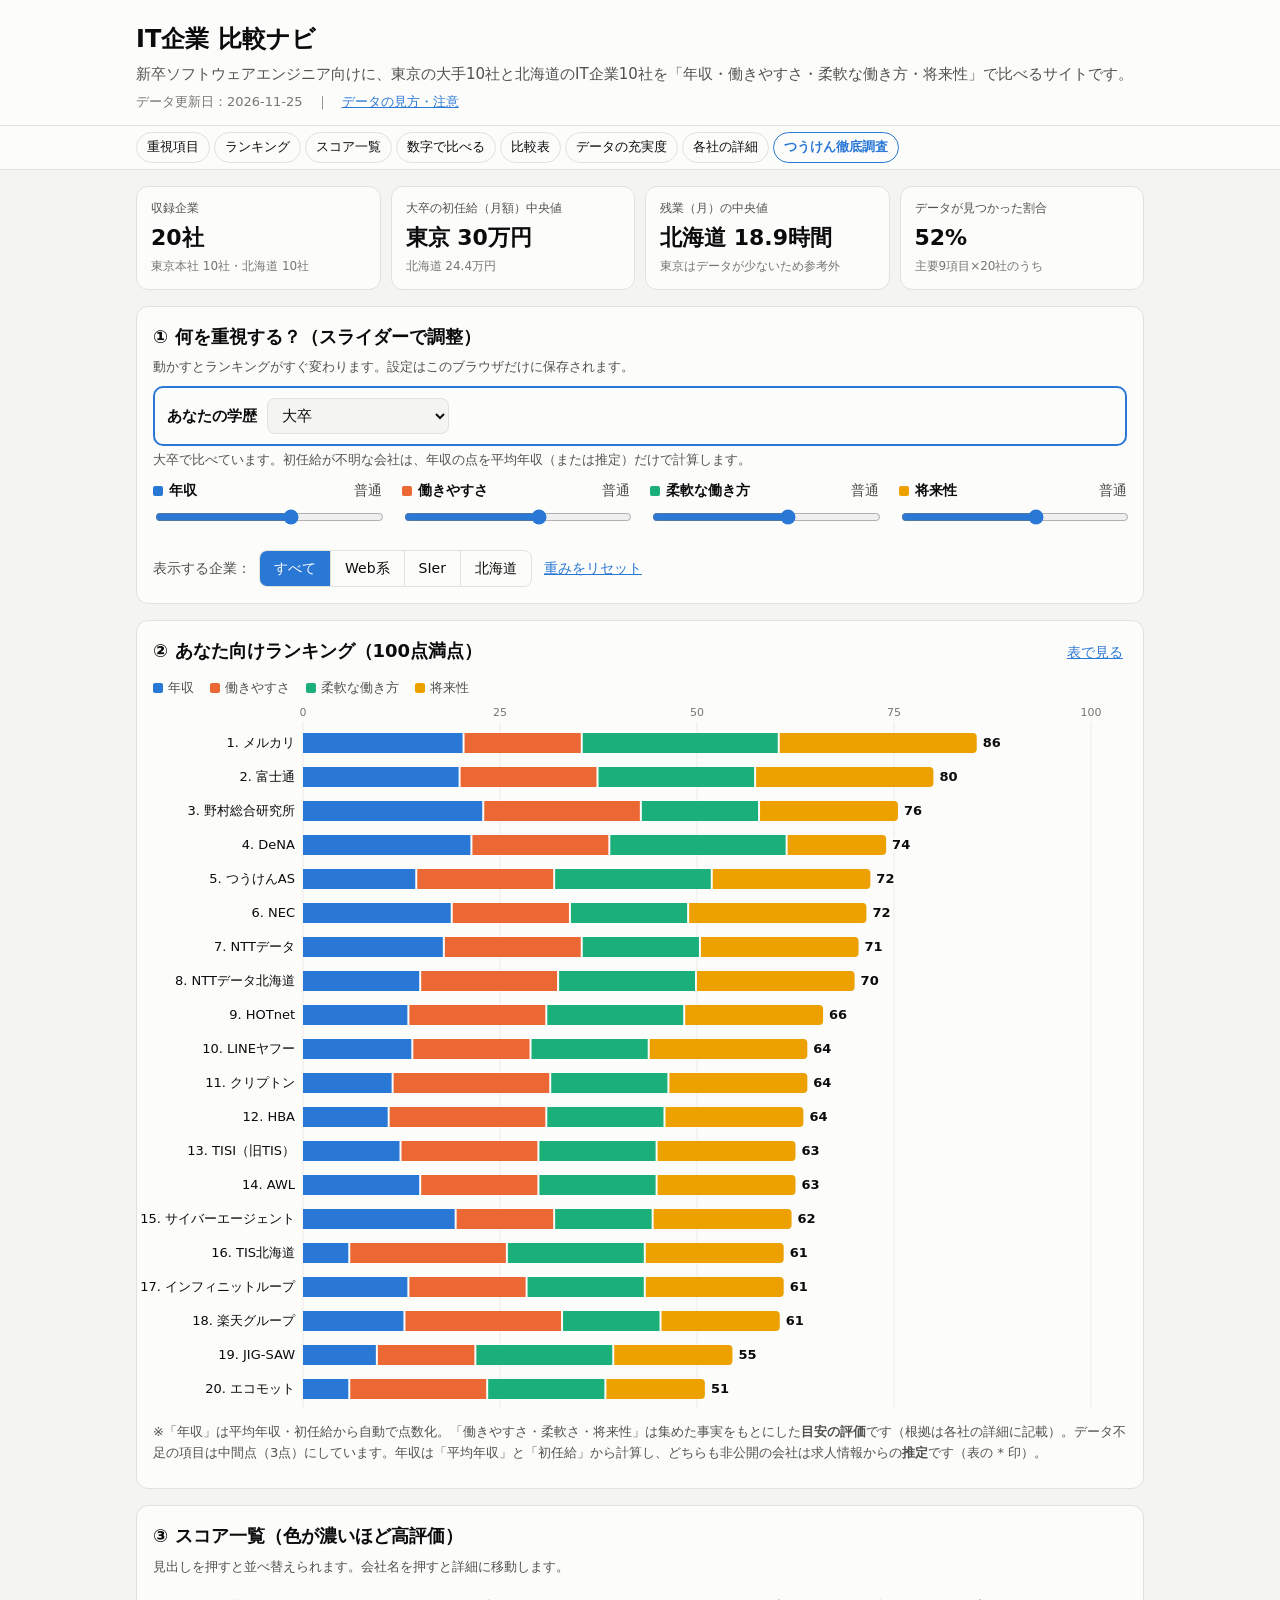
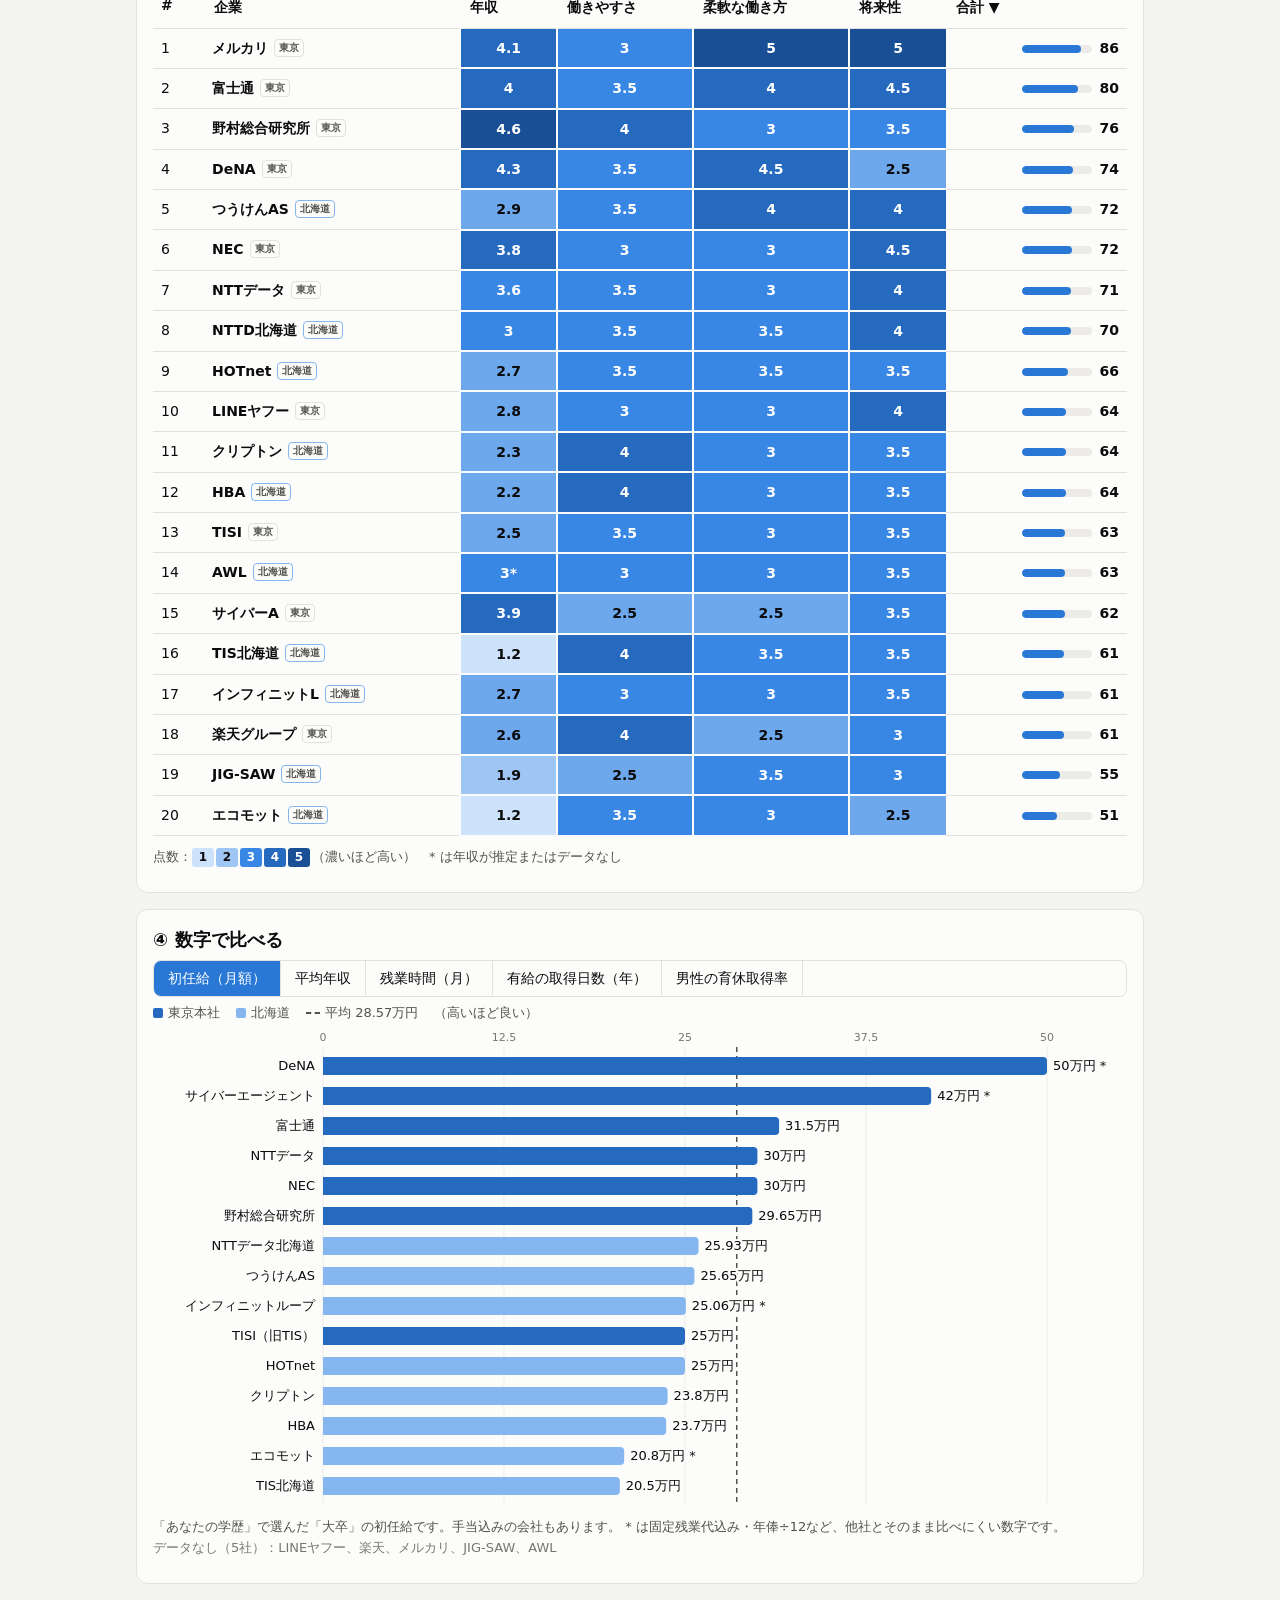
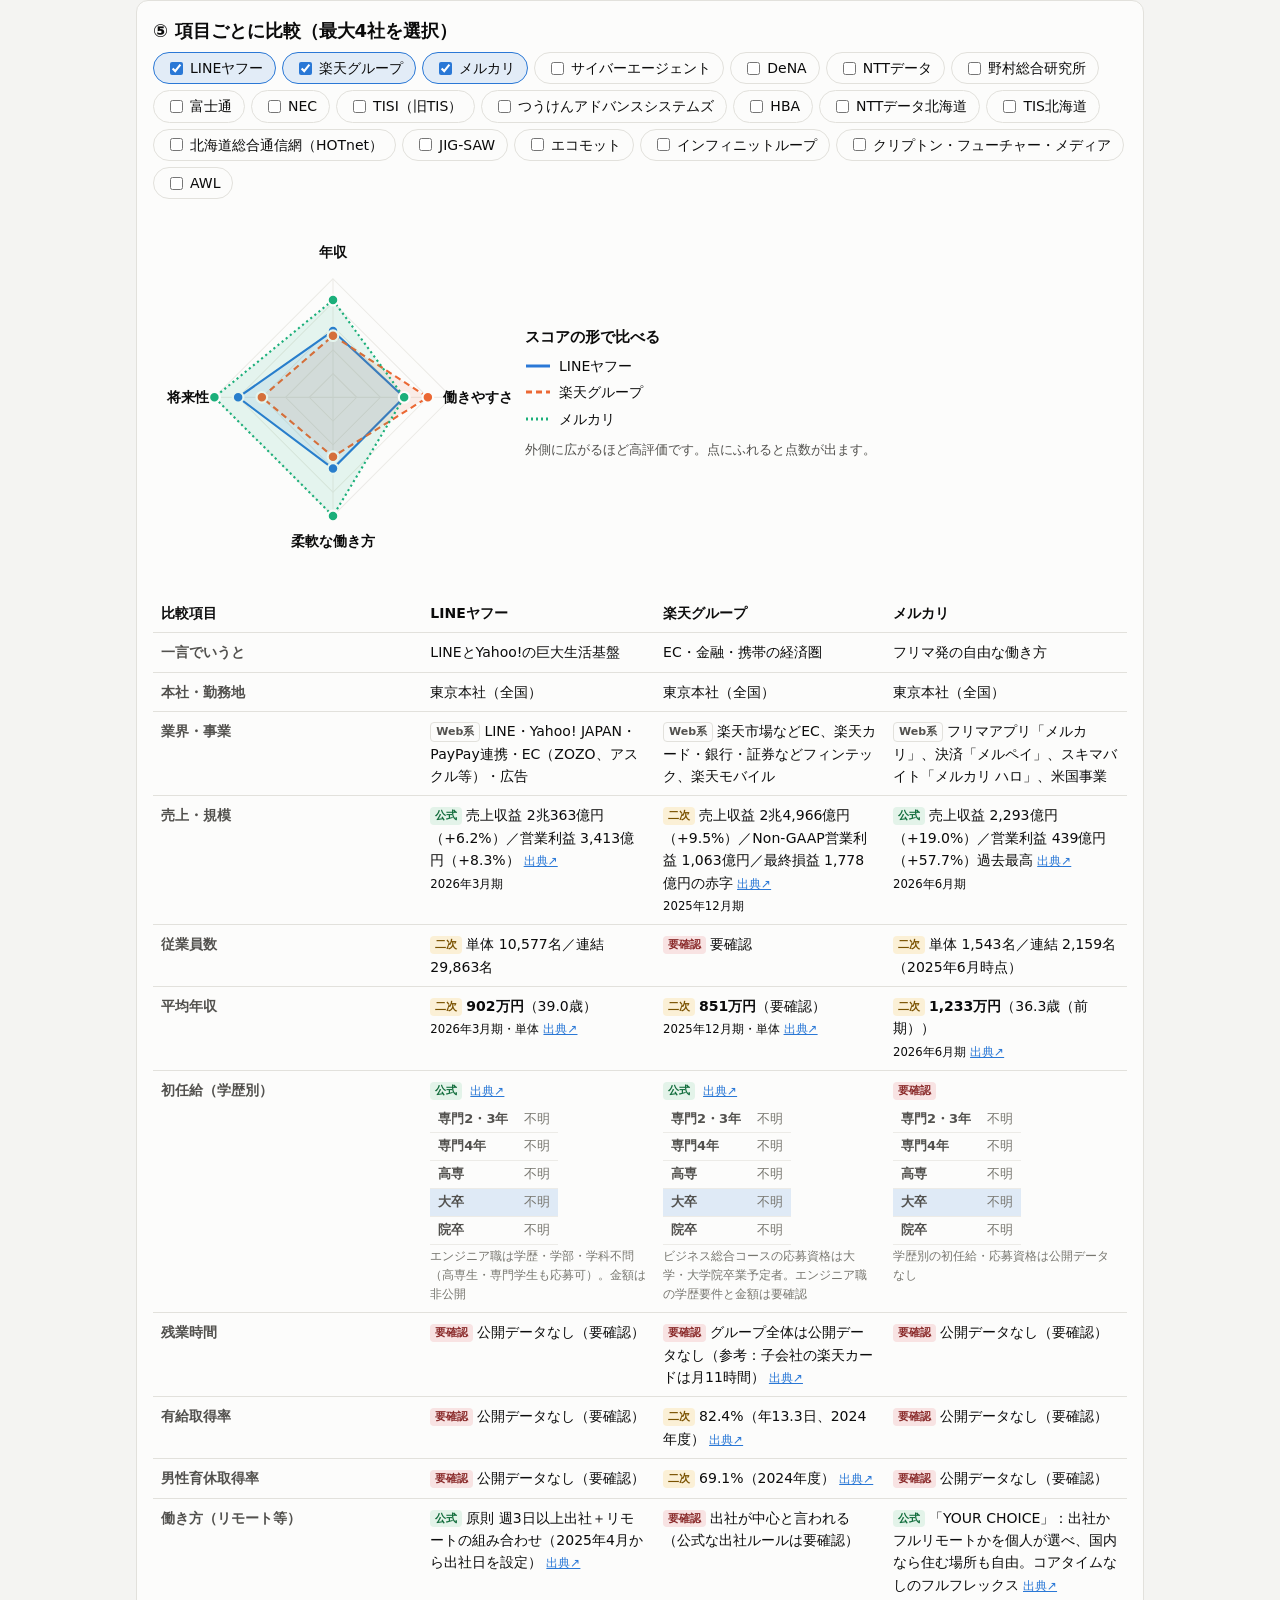
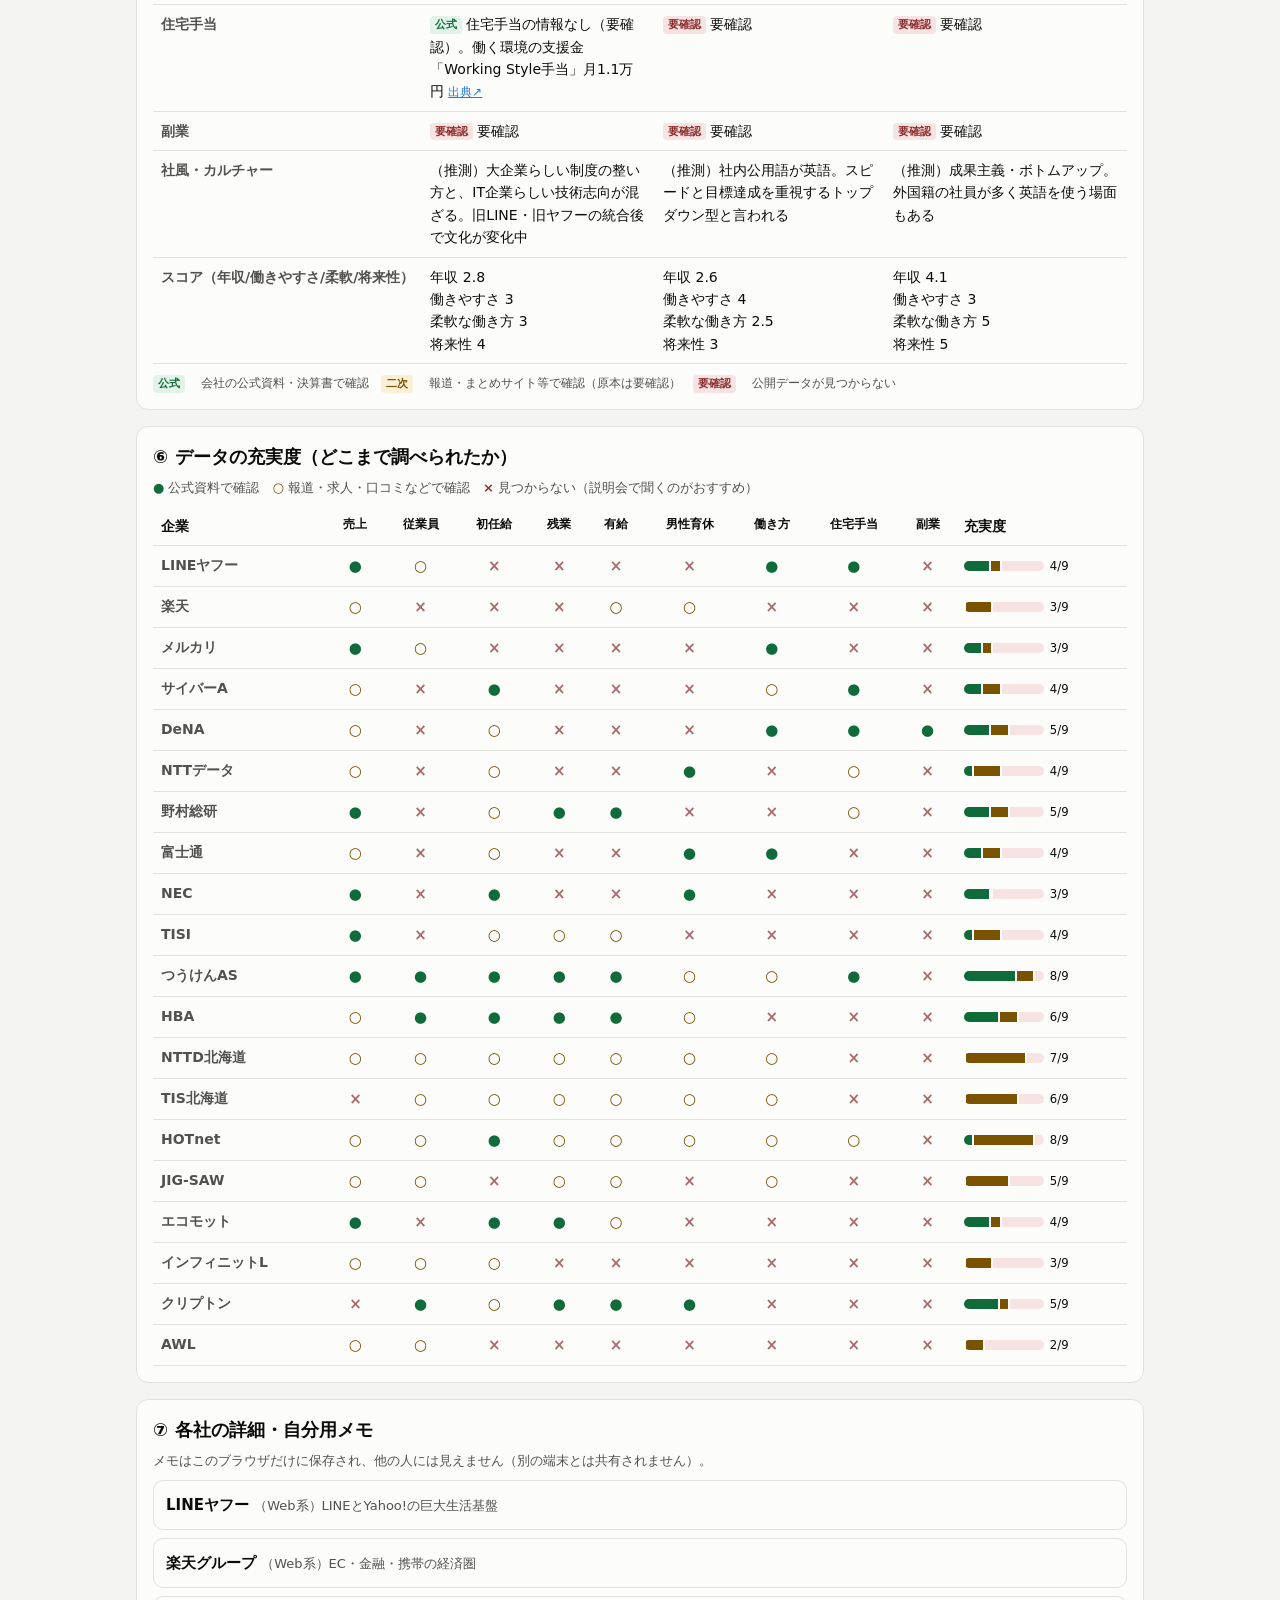
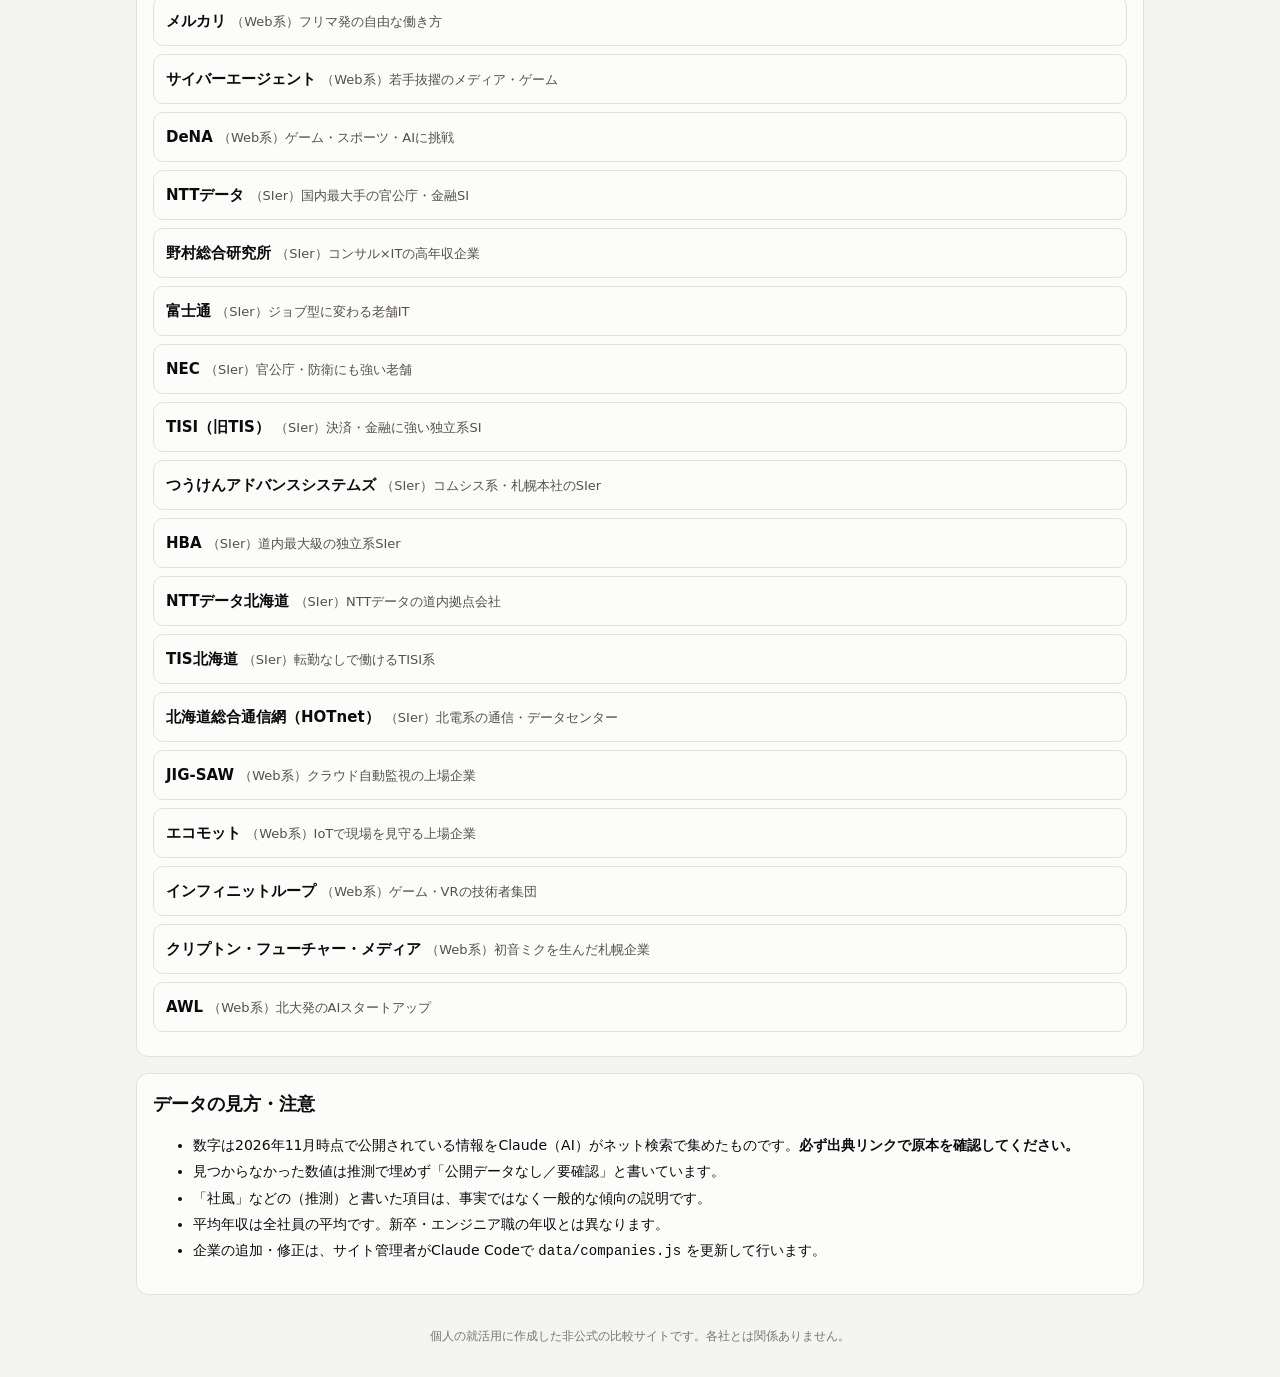
<file: index.html>
<!DOCTYPE html>
<html lang="ja">
<head>
<meta charset="UTF-8">
<meta name="viewport" content="width=device-width, initial-scale=1">
<meta name="robots" content="noindex, nofollow">
<title>IT企業 比較ナビ（新卒エンジニア向け・北海道対応）</title>
<link rel="stylesheet" href="style.css">
</head>
<body>
<div class="viz-root">
<header class="site-header">
  <div class="wrap">
    <h1>IT企業 比較ナビ</h1>
    <p class="lead">新卒ソフトウェアエンジニア向けに、東京の大手10社と北海道のIT企業10社を「年収・働きやすさ・柔軟な働き方・将来性」で比べるサイトです。</p>
    <p class="meta">データ更新日：<span id="updated"></span>　｜　<a href="#about">データの見方・注意</a></p>
  </div>
</header>

<nav class="jump" aria-label="ページ内の移動"><div class="wrap">
  <a href="#h-weights">重視項目</a><a href="#h-rank">ランキング</a><a href="#h-heat">スコア一覧</a><a href="#h-metric">数字で比べる</a><a href="#h-compare">比較表</a><a href="#h-coverage">データの充実度</a><a href="#h-detail">各社の詳細</a><a href="tads.html" class="jump-hl">つうけん徹底調査</a>
</div></nav>
<main class="wrap">
  <section class="kpis" id="kpis" aria-label="全体の数字"></section>
  <!-- 重視項目 -->
  <section class="panel" aria-labelledby="h-weights">
    <h2 id="h-weights">① 何を重視する？（スライダーで調整）</h2>
    <p class="hint">動かすとランキングがすぐ変わります。設定はこのブラウザだけに保存されます。</p>
    <div class="edu-row">
      <label for="eduSelect" class="edu-label">あなたの学歴</label>
      <select id="eduSelect"></select>
    </div>
    <p class="hint" id="eduNote"></p>
    <div class="controls">
      <div id="weights" class="weights"></div>
      <div class="filter-row">
        <span class="filter-label">表示する企業：</span>
        <div class="seg" role="group" aria-label="業界で絞り込み" id="typeFilter">
          <button data-type="all" aria-pressed="true">すべて</button>
          <button data-type="Web系" aria-pressed="false">Web系</button>
          <button data-type="SIer" aria-pressed="false">SIer</button>
          <button data-type="北海道" aria-pressed="false">北海道</button>
        </div>
        <button id="resetWeights" class="link-btn">重みをリセット</button>
      </div>
    </div>
  </section>

  <!-- ランキング -->
  <section class="panel" aria-labelledby="h-rank">
    <div class="panel-head">
      <h2 id="h-rank">② あなた向けランキング（100点満点）</h2>
      <button class="link-btn" id="toggleRankTable" aria-expanded="false">表で見る</button>
    </div>
    <div class="legend" id="rankLegend"></div>
    <div id="rankChart" class="chart"></div>
    <div id="rankTable" class="table-scroll" hidden></div>
    <p class="note">※「年収」は平均年収・初任給から自動で点数化。「働きやすさ・柔軟さ・将来性」は集めた事実をもとにした<strong>目安の評価</strong>です（根拠は各社の詳細に記載）。データ不足の項目は中間点（3点）にしています。年収は「平均年収」と「初任給」から計算し、どちらも非公開の会社は求人情報からの<strong>推定</strong>です（表の * 印）。</p>
  </section>

  <!-- スコア一覧 -->
  <section class="panel" aria-labelledby="h-heat">
    <h2 id="h-heat">③ スコア一覧（色が濃いほど高評価）</h2>
    <p class="hint">見出しを押すと並べ替えられます。会社名を押すと詳細に移動します。</p>
    <div id="heatTable" class="table-scroll"></div>
    <p class="note" id="heatLegend"></p>
  </section>

  <!-- 指標グラフ -->
  <section class="panel" aria-labelledby="h-metric">
    <h2 id="h-metric">④ 数字で比べる</h2>
    <div class="seg seg-wrap" role="group" aria-label="比べる数字" id="metricTabs"></div>
    <div class="legend" id="metricMeta"></div>
    <div id="metricChart" class="chart"></div>
    <p class="note" id="metricNote"></p>
  </section>

  <!-- 比較表 -->
  <section class="panel" aria-labelledby="h-compare">
    <h2 id="h-compare">⑤ 項目ごとに比較（最大4社を選択）</h2>
    <div id="picker" class="picker"></div>
    <div class="radar-wrap">
      <div id="radar" class="chart radar"></div>
      <div><h3 class="sub-h">スコアの形で比べる</h3><div class="legend legend-col" id="radarLegend"></div>
      <p class="note">外側に広がるほど高評価です。点にふれると点数が出ます。</p></div>
    </div>
    <div id="compareTable" class="table-scroll"></div>
    <div class="badges-legend">
      <span class="badge official">公式</span>会社の公式資料・決算書で確認
      <span class="badge secondary">二次</span>報道・まとめサイト等で確認（原本は要確認）
      <span class="badge unknown">要確認</span>公開データが見つからない
    </div>
  </section>

  <!-- データの充実度 -->
  <section class="panel" aria-labelledby="h-coverage">
    <h2 id="h-coverage">⑥ データの充実度（どこまで調べられたか）</h2>
    <p class="hint"><span class="cov-k official">●</span> 公式資料で確認　<span class="cov-k secondary">○</span> 報道・求人・口コミなどで確認　<span class="cov-k unknown">×</span> 見つからない（説明会で聞くのがおすすめ）</p>
    <div id="coverage" class="table-scroll"></div>
  </section>

  <!-- 各社詳細 -->
  <section class="panel" aria-labelledby="h-detail">
    <h2 id="h-detail">⑦ 各社の詳細・自分用メモ</h2>
    <p class="hint">メモはこのブラウザだけに保存され、他の人には見えません（別の端末とは共有されません）。</p>
    <div id="details"></div>
  </section>

  <section class="panel" id="about" aria-labelledby="h-about">
    <h2 id="h-about">データの見方・注意</h2>
    <ul class="about-list">
      <li>数字は2026年11月時点で公開されている情報をClaude（AI）がネット検索で集めたものです。<strong>必ず出典リンクで原本を確認してください。</strong></li>
      <li>見つからなかった数値は推測で埋めず「公開データなし／要確認」と書いています。</li>
      <li>「社風」などの（推測）と書いた項目は、事実ではなく一般的な傾向の説明です。</li>
      <li>平均年収は全社員の平均です。新卒・エンジニア職の年収とは異なります。</li>
      <li>企業の追加・修正は、サイト管理者がClaude Codeで <code>data/companies.js</code> を更新して行います。</li>
    </ul>
  </section>
</main>

<footer class="site-footer"><div class="wrap">個人の就活用に作成した非公式の比較サイトです。各社とは関係ありません。</div></footer>
<div id="tooltip" class="tooltip" role="tooltip" hidden></div>
</div>
<script src="data/companies.js"></script>
<script src="app.js"></script>
<script src="extras.js"></script>
</body>
</html>
</file>
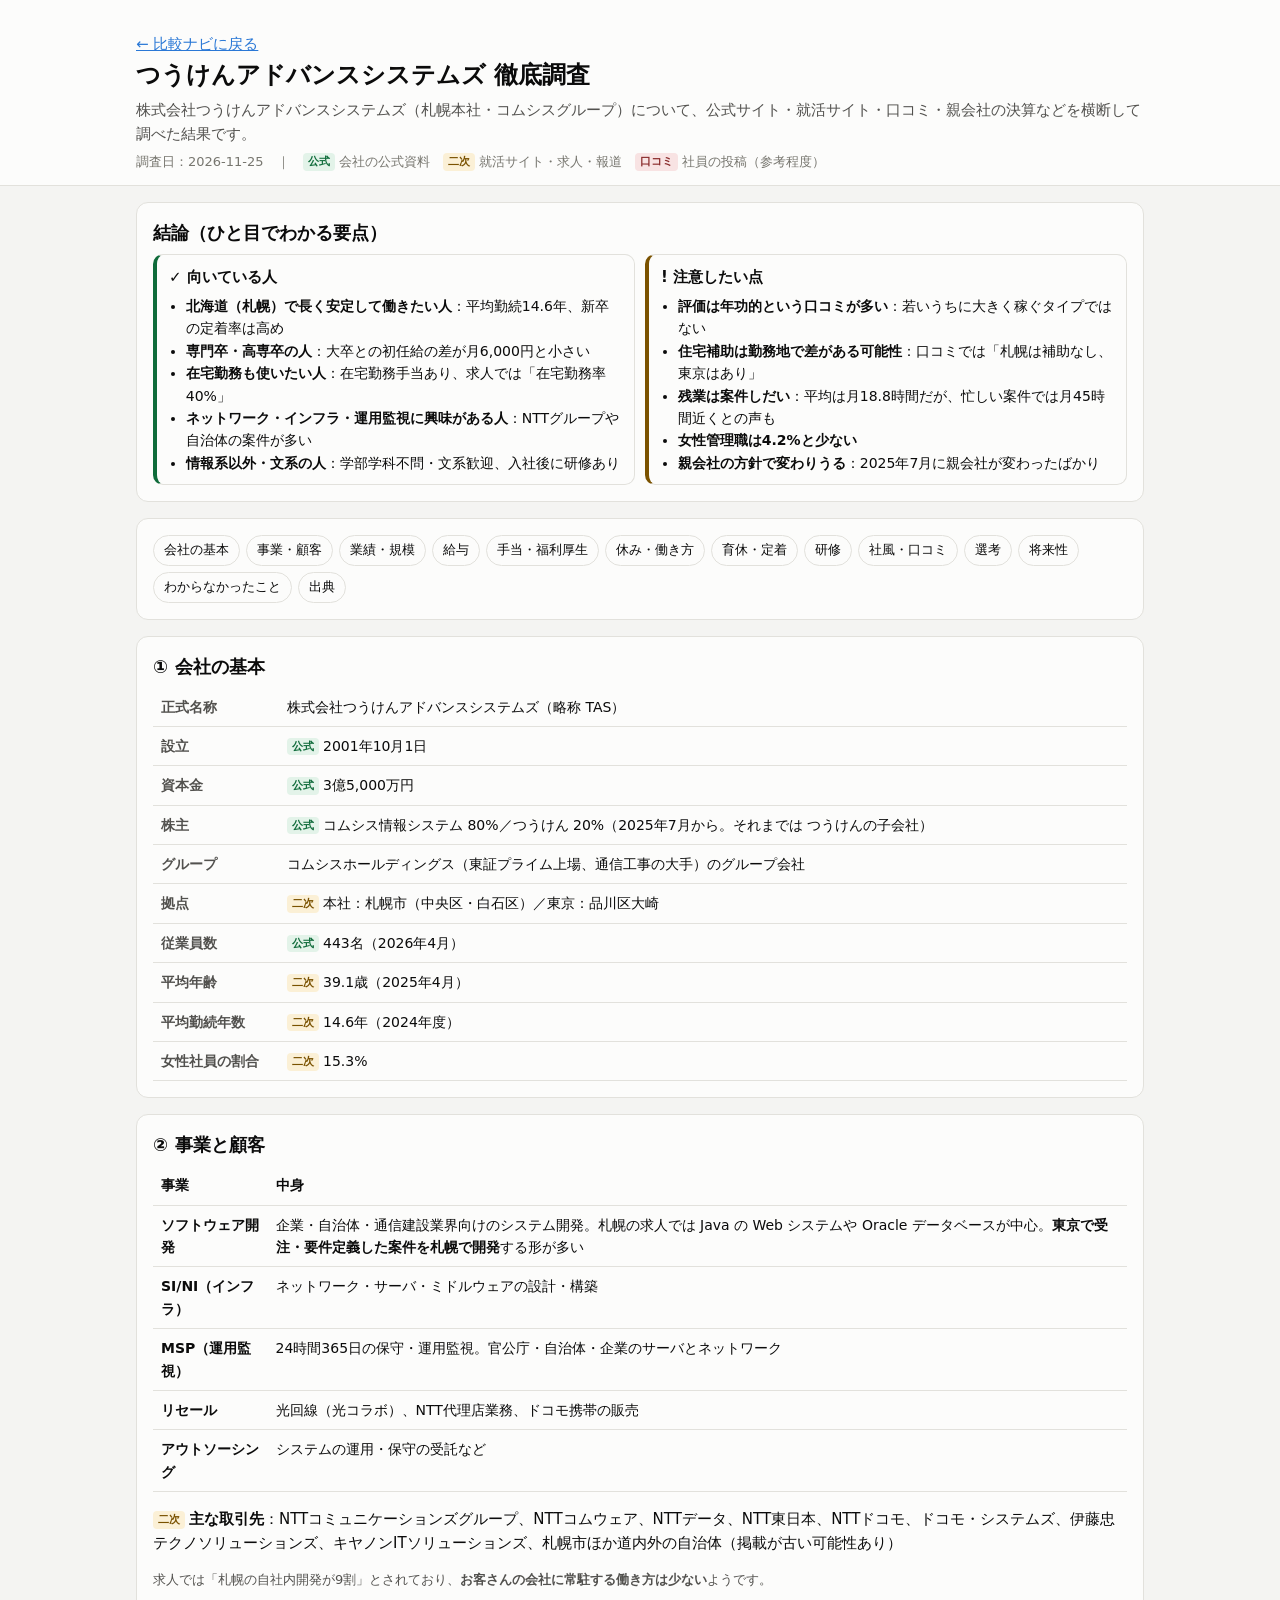
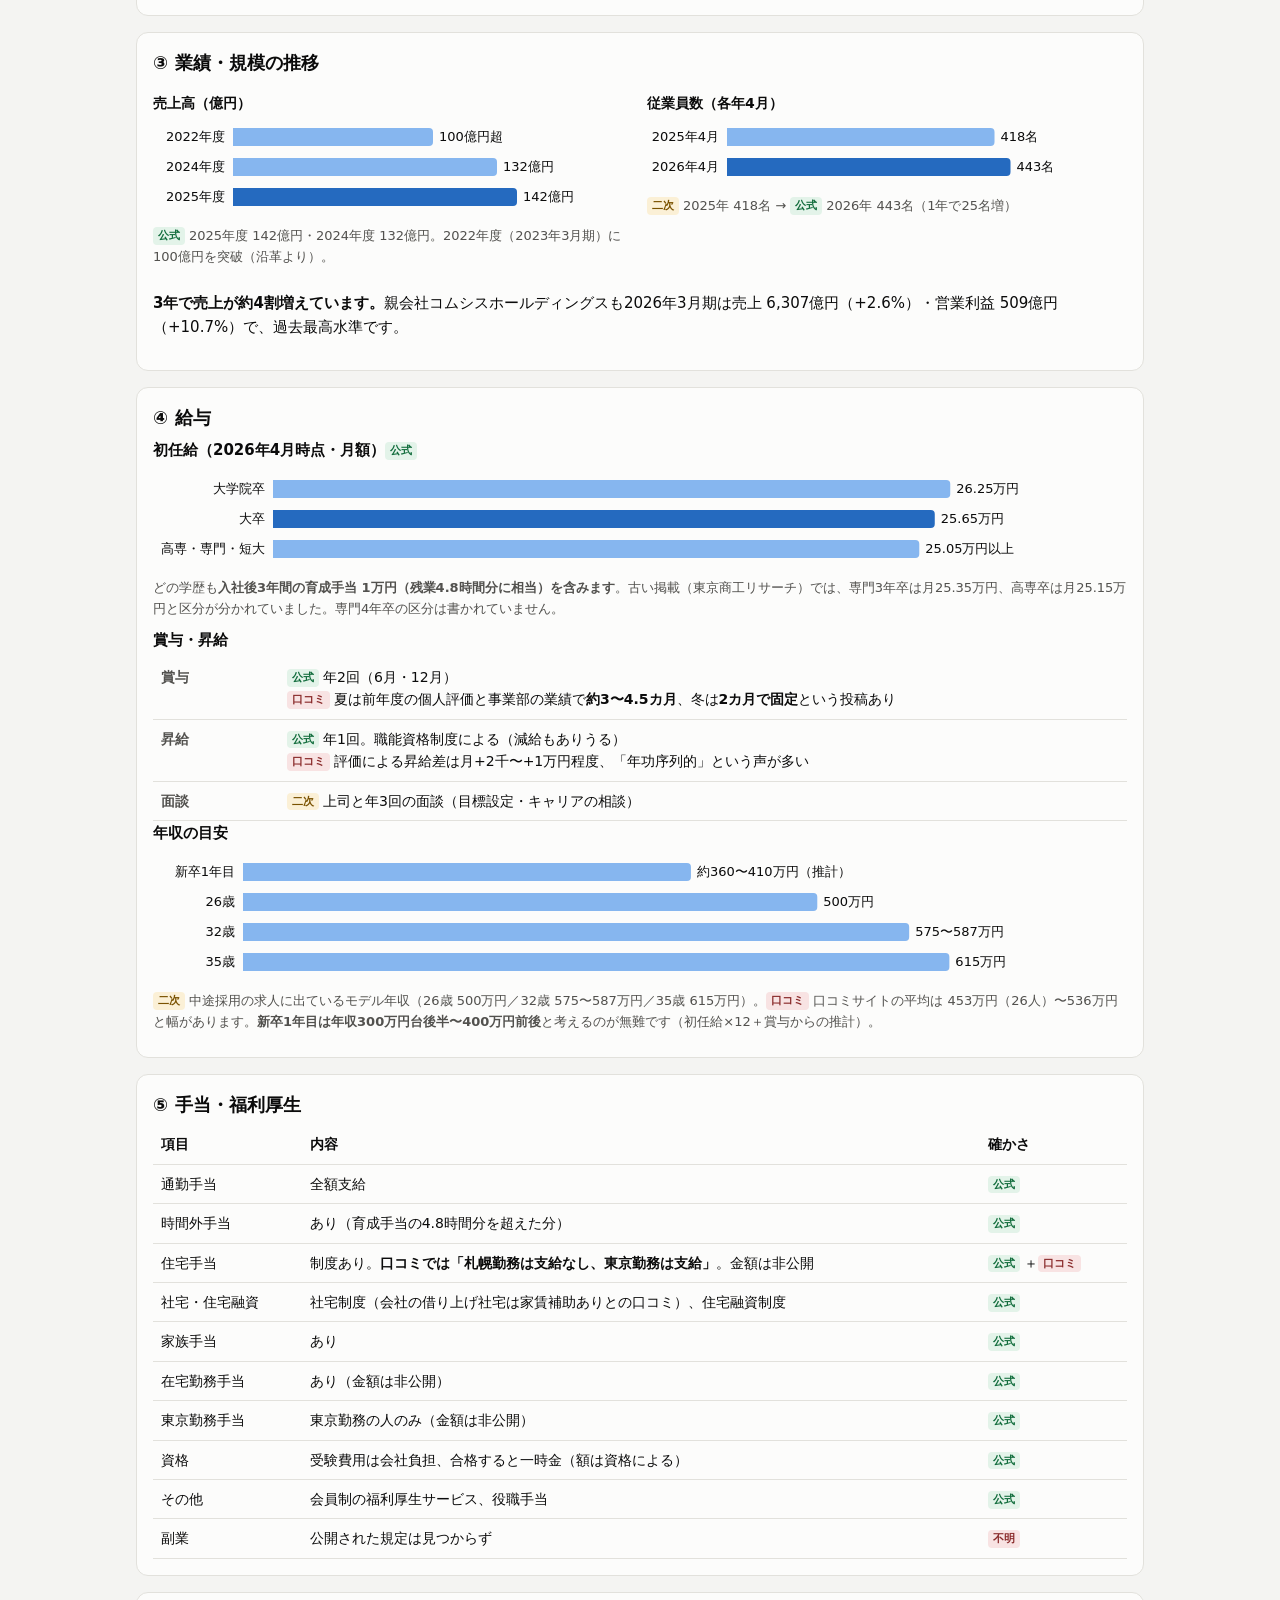
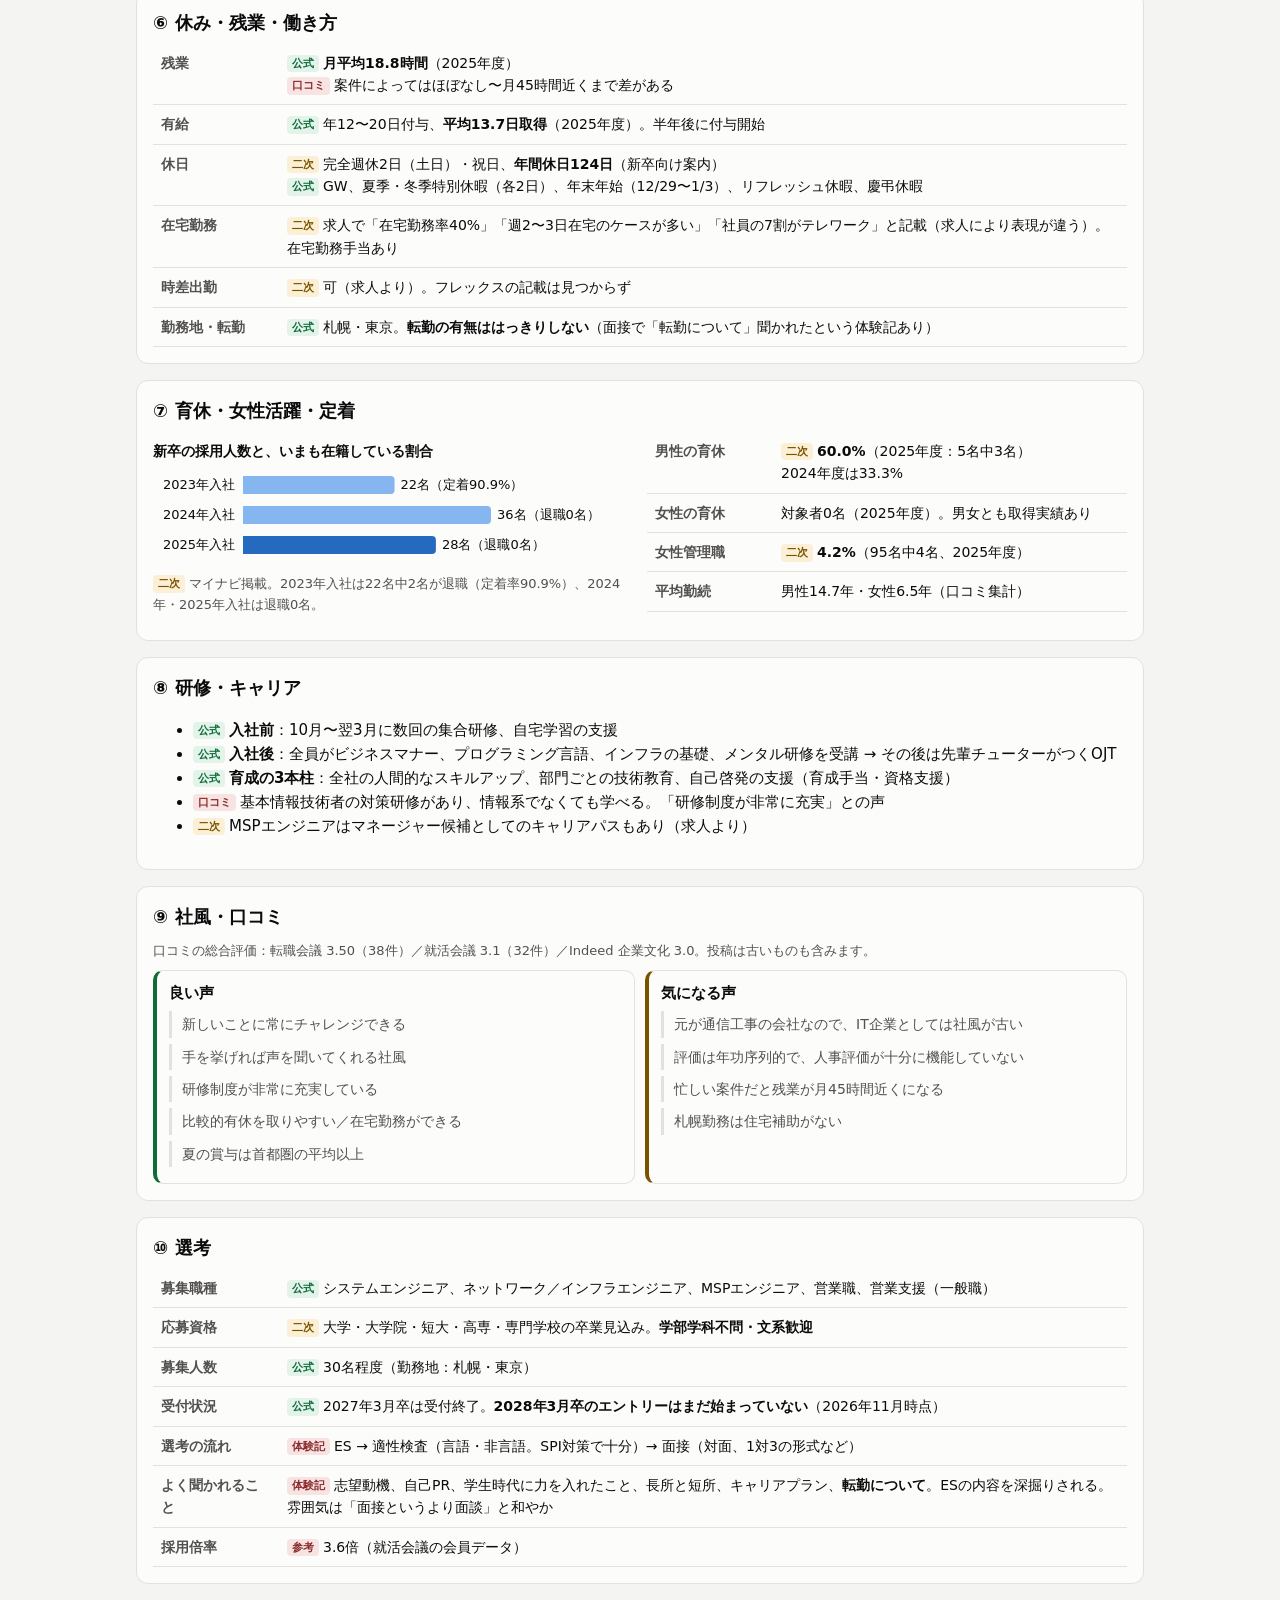
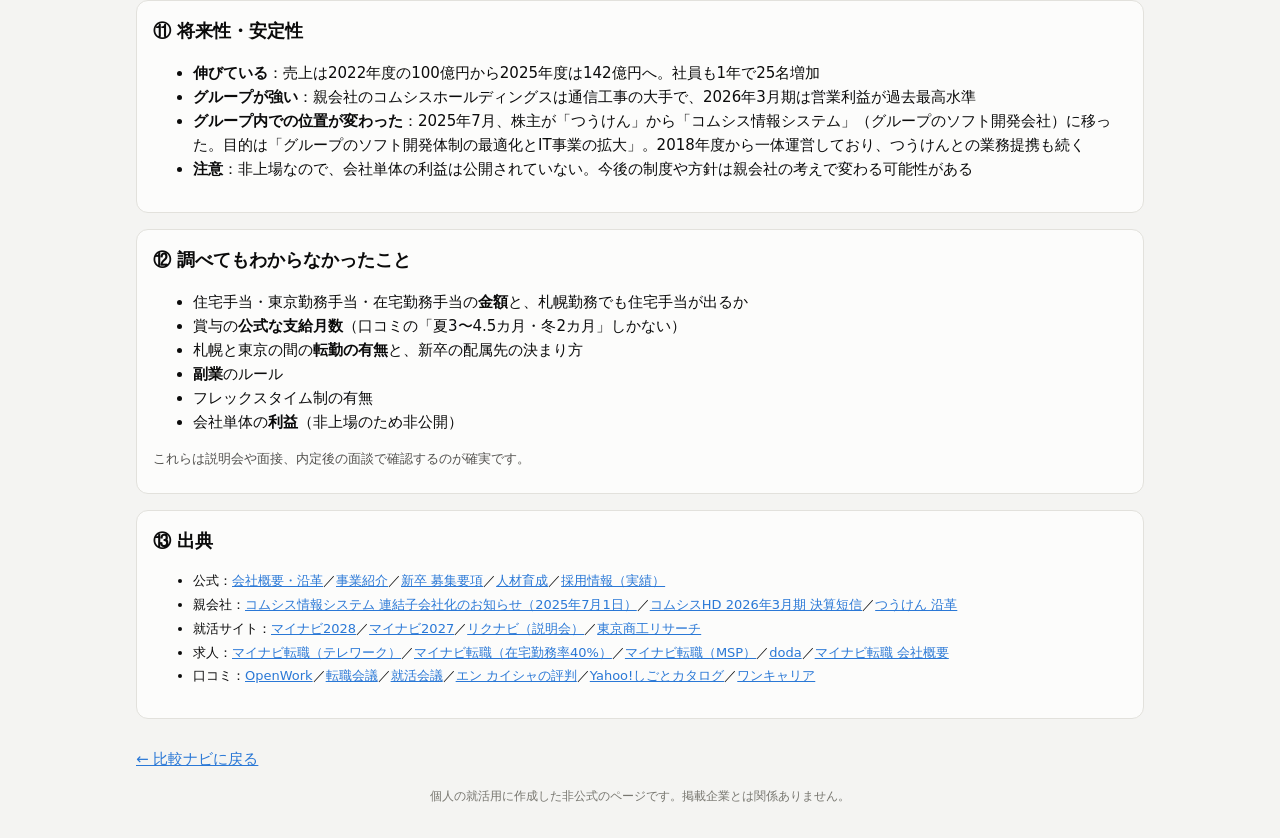
<file: tads.html>
<!DOCTYPE html>
<html lang="ja">
<head>
<meta charset="UTF-8">
<meta name="viewport" content="width=device-width, initial-scale=1">
<meta name="robots" content="noindex, nofollow">
<title>つうけんアドバンスシステムズ 徹底調査｜IT企業 比較ナビ</title>
<link rel="stylesheet" href="style.css">
<style>
  .rep h2 { font-size: 18px; }
  .rep table { font-size: 14px; }
  .rep th[scope=row] { width: 9em; white-space: normal; position: static; }
  .verdict { display: grid; grid-template-columns: 1fr 1fr; gap: 10px; }
  .verdict > div { border: 1px solid var(--border); border-radius: 10px; padding: 10px 12px; }
  .verdict .fit { border-left: 4px solid var(--official); }
  .verdict .care { border-left: 4px solid var(--secondary); }
  .verdict h3 { margin: 0 0 6px; font-size: 15px; }
  .verdict ul { margin: 0; padding-left: 1.2em; font-size: 14px; }
  .toc { display: flex; flex-wrap: wrap; gap: 6px; }
  .toc a { font-size: 13px; padding: 4px 10px; border: 1px solid var(--border); border-radius: 999px; text-decoration: none; color: var(--text-primary); }
  .two { display: grid; grid-template-columns: 1fr 1fr; gap: 14px; }
  .src-list li { font-size: 13px; margin: 3px 0; word-break: break-all; }
  .chart-title { font-weight: 700; font-size: 14px; margin: 8px 0 2px; }
  .quote { border-left: 3px solid var(--border); padding: 2px 10px; margin: 6px 0; font-size: 14px; color: var(--text-secondary); }
  .back { display: inline-block; margin: 12px 0 0; }
  @media (max-width: 700px) { .verdict, .two { grid-template-columns: 1fr; } .rep th[scope=row] { width: 6.5em; } }
</style>
</head>
<body>
<div class="viz-root">
<header class="site-header"><div class="wrap">
  <a class="back" href="index.html">← 比較ナビに戻る</a>
  <h1>つうけんアドバンスシステムズ 徹底調査</h1>
  <p class="lead">株式会社つうけんアドバンスシステムズ（札幌本社・コムシスグループ）について、公式サイト・就活サイト・口コミ・親会社の決算などを横断して調べた結果です。</p>
  <p class="meta">調査日：2026-11-25　｜　<span class="badge official">公式</span>会社の公式資料　<span class="badge secondary">二次</span>就活サイト・求人・報道　<span class="badge unknown">口コミ</span>社員の投稿（参考程度）</p>
</div></header>

<main class="wrap rep">
  <section class="panel">
    <h2>結論（ひと目でわかる要点）</h2>
    <div class="verdict">
      <div class="fit"><h3>✓ 向いている人</h3><ul>
        <li><strong>北海道（札幌）で長く安定して働きたい人</strong>：平均勤続14.6年、新卒の定着率は高め</li>
        <li><strong>専門卒・高専卒の人</strong>：大卒との初任給の差が月6,000円と小さい</li>
        <li><strong>在宅勤務も使いたい人</strong>：在宅勤務手当あり、求人では「在宅勤務率40%」</li>
        <li><strong>ネットワーク・インフラ・運用監視に興味がある人</strong>：NTTグループや自治体の案件が多い</li>
        <li><strong>情報系以外・文系の人</strong>：学部学科不問・文系歓迎、入社後に研修あり</li>
      </ul></div>
      <div class="care"><h3>! 注意したい点</h3><ul>
        <li><strong>評価は年功的という口コミが多い</strong>：若いうちに大きく稼ぐタイプではない</li>
        <li><strong>住宅補助は勤務地で差がある可能性</strong>：口コミでは「札幌は補助なし、東京はあり」</li>
        <li><strong>残業は案件しだい</strong>：平均は月18.8時間だが、忙しい案件では月45時間近くとの声も</li>
        <li><strong>女性管理職は4.2%と少ない</strong></li>
        <li><strong>親会社の方針で変わりうる</strong>：2025年7月に親会社が変わったばかり</li>
      </ul></div>
    </div>
  </section>

  <nav class="panel toc" aria-label="目次">
    <a href="#s1">会社の基本</a><a href="#s2">事業・顧客</a><a href="#s3">業績・規模</a><a href="#s4">給与</a><a href="#s5">手当・福利厚生</a><a href="#s6">休み・働き方</a><a href="#s7">育休・定着</a><a href="#s8">研修</a><a href="#s9">社風・口コミ</a><a href="#s10">選考</a><a href="#s11">将来性</a><a href="#s12">わからなかったこと</a><a href="#s13">出典</a>
  </nav>

  <section class="panel" id="s1">
    <h2>① 会社の基本</h2>
    <div class="table-scroll"><table><tbody>
      <tr><th scope="row">正式名称</th><td>株式会社つうけんアドバンスシステムズ（略称 TAS）</td></tr>
      <tr><th scope="row">設立</th><td><span class="badge official">公式</span>2001年10月1日</td></tr>
      <tr><th scope="row">資本金</th><td><span class="badge official">公式</span>3億5,000万円</td></tr>
      <tr><th scope="row">株主</th><td><span class="badge official">公式</span>コムシス情報システム 80%／つうけん 20%（2025年7月から。それまでは つうけんの子会社）</td></tr>
      <tr><th scope="row">グループ</th><td>コムシスホールディングス（東証プライム上場、通信工事の大手）のグループ会社</td></tr>
      <tr><th scope="row">拠点</th><td><span class="badge secondary">二次</span>本社：札幌市（中央区・白石区）／東京：品川区大崎</td></tr>
      <tr><th scope="row">従業員数</th><td><span class="badge official">公式</span>443名（2026年4月）</td></tr>
      <tr><th scope="row">平均年齢</th><td><span class="badge secondary">二次</span>39.1歳（2025年4月）</td></tr>
      <tr><th scope="row">平均勤続年数</th><td><span class="badge secondary">二次</span>14.6年（2024年度）</td></tr>
      <tr><th scope="row">女性社員の割合</th><td><span class="badge secondary">二次</span>15.3%</td></tr>
    </tbody></table></div>
  </section>

  <section class="panel" id="s2">
    <h2>② 事業と顧客</h2>
    <div class="table-scroll"><table><thead><tr><th>事業</th><th>中身</th></tr></thead><tbody>
      <tr><td><strong>ソフトウェア開発</strong></td><td>企業・自治体・通信建設業界向けのシステム開発。札幌の求人では Java の Web システムや Oracle データベースが中心。<strong>東京で受注・要件定義した案件を札幌で開発</strong>する形が多い</td></tr>
      <tr><td><strong>SI/NI（インフラ）</strong></td><td>ネットワーク・サーバ・ミドルウェアの設計・構築</td></tr>
      <tr><td><strong>MSP（運用監視）</strong></td><td>24時間365日の保守・運用監視。官公庁・自治体・企業のサーバとネットワーク</td></tr>
      <tr><td><strong>リセール</strong></td><td>光回線（光コラボ）、NTT代理店業務、ドコモ携帯の販売</td></tr>
      <tr><td><strong>アウトソーシング</strong></td><td>システムの運用・保守の受託など</td></tr>
    </tbody></table></div>
    <p><span class="badge secondary">二次</span><strong>主な取引先</strong>：NTTコミュニケーションズグループ、NTTコムウェア、NTTデータ、NTT東日本、NTTドコモ、ドコモ・システムズ、伊藤忠テクノソリューションズ、キヤノンITソリューションズ、札幌市ほか道内外の自治体（掲載が古い可能性あり）</p>
    <p class="note">求人では「札幌の自社内開発が9割」とされており、<strong>お客さんの会社に常駐する働き方は少ない</strong>ようです。</p>
  </section>

  <section class="panel" id="s3">
    <h2>③ 業績・規模の推移</h2>
    <div class="two">
      <div><div class="chart-title">売上高（億円）</div><div id="cRev" class="chart"></div>
        <p class="note"><span class="badge official">公式</span>2025年度 142億円・2024年度 132億円。2022年度（2023年3月期）に100億円を突破（沿革より）。</p></div>
      <div><div class="chart-title">従業員数（各年4月）</div><div id="cEmp" class="chart"></div>
        <p class="note"><span class="badge secondary">二次</span>2025年 418名 → <span class="badge official">公式</span>2026年 443名（1年で25名増）</p></div>
    </div>
    <p><strong>3年で売上が約4割増えています。</strong>親会社コムシスホールディングスも2026年3月期は売上 6,307億円（+2.6%）・営業利益 509億円（+10.7%）で、過去最高水準です。</p>
  </section>

  <section class="panel" id="s4">
    <h2>④ 給与</h2>
    <h3 class="sub-h">初任給（2026年4月時点・月額）<span class="badge official">公式</span></h3>
    <div id="cStart" class="chart"></div>
    <p class="note">どの学歴も<strong>入社後3年間の育成手当 1万円（残業4.8時間分に相当）を含みます</strong>。古い掲載（東京商工リサーチ）では、専門3年卒は月25.35万円、高専卒は月25.15万円と区分が分かれていました。専門4年卒の区分は書かれていません。</p>
    <h3 class="sub-h">賞与・昇給</h3>
    <div class="table-scroll"><table><tbody>
      <tr><th scope="row">賞与</th><td><span class="badge official">公式</span>年2回（6月・12月）<br><span class="badge unknown">口コミ</span>夏は前年度の個人評価と事業部の業績で<strong>約3〜4.5カ月</strong>、冬は<strong>2カ月で固定</strong>という投稿あり</td></tr>
      <tr><th scope="row">昇給</th><td><span class="badge official">公式</span>年1回。職能資格制度による（減給もありうる）<br><span class="badge unknown">口コミ</span>評価による昇給差は月+2千〜+1万円程度、「年功序列的」という声が多い</td></tr>
      <tr><th scope="row">面談</th><td><span class="badge secondary">二次</span>上司と年3回の面談（目標設定・キャリアの相談）</td></tr>
    </tbody></table></div>
    <h3 class="sub-h">年収の目安</h3>
    <div id="cModel" class="chart"></div>
    <p class="note"><span class="badge secondary">二次</span>中途採用の求人に出ているモデル年収（26歳 500万円／32歳 575〜587万円／35歳 615万円）。<span class="badge unknown">口コミ</span>口コミサイトの平均は 453万円（26人）〜536万円と幅があります。<strong>新卒1年目は年収300万円台後半〜400万円前後</strong>と考えるのが無難です（初任給×12＋賞与からの推計）。</p>
  </section>

  <section class="panel" id="s5">
    <h2>⑤ 手当・福利厚生</h2>
    <div class="table-scroll"><table><thead><tr><th>項目</th><th>内容</th><th>確かさ</th></tr></thead><tbody>
      <tr><td>通勤手当</td><td>全額支給</td><td><span class="badge official">公式</span></td></tr>
      <tr><td>時間外手当</td><td>あり（育成手当の4.8時間分を超えた分）</td><td><span class="badge official">公式</span></td></tr>
      <tr><td>住宅手当</td><td>制度あり。<strong>口コミでは「札幌勤務は支給なし、東京勤務は支給」</strong>。金額は非公開</td><td><span class="badge official">公式</span>＋<span class="badge unknown">口コミ</span></td></tr>
      <tr><td>社宅・住宅融資</td><td>社宅制度（会社の借り上げ社宅は家賃補助ありとの口コミ）、住宅融資制度</td><td><span class="badge official">公式</span></td></tr>
      <tr><td>家族手当</td><td>あり</td><td><span class="badge official">公式</span></td></tr>
      <tr><td>在宅勤務手当</td><td>あり（金額は非公開）</td><td><span class="badge official">公式</span></td></tr>
      <tr><td>東京勤務手当</td><td>東京勤務の人のみ（金額は非公開）</td><td><span class="badge official">公式</span></td></tr>
      <tr><td>資格</td><td>受験費用は会社負担、合格すると一時金（額は資格による）</td><td><span class="badge official">公式</span></td></tr>
      <tr><td>その他</td><td>会員制の福利厚生サービス、役職手当</td><td><span class="badge official">公式</span></td></tr>
      <tr><td>副業</td><td>公開された規定は見つからず</td><td><span class="badge unknown">不明</span></td></tr>
    </tbody></table></div>
  </section>

  <section class="panel" id="s6">
    <h2>⑥ 休み・残業・働き方</h2>
    <div class="table-scroll"><table><tbody>
      <tr><th scope="row">残業</th><td><span class="badge official">公式</span><strong>月平均18.8時間</strong>（2025年度）<br><span class="badge unknown">口コミ</span>案件によってはほぼなし〜月45時間近くまで差がある</td></tr>
      <tr><th scope="row">有給</th><td><span class="badge official">公式</span>年12〜20日付与、<strong>平均13.7日取得</strong>（2025年度）。半年後に付与開始</td></tr>
      <tr><th scope="row">休日</th><td><span class="badge secondary">二次</span>完全週休2日（土日）・祝日、<strong>年間休日124日</strong>（新卒向け案内）<br><span class="badge official">公式</span>GW、夏季・冬季特別休暇（各2日）、年末年始（12/29〜1/3）、リフレッシュ休暇、慶弔休暇</td></tr>
      <tr><th scope="row">在宅勤務</th><td><span class="badge secondary">二次</span>求人で「在宅勤務率40%」「週2〜3日在宅のケースが多い」「社員の7割がテレワーク」と記載（求人により表現が違う）。在宅勤務手当あり</td></tr>
      <tr><th scope="row">時差出勤</th><td><span class="badge secondary">二次</span>可（求人より）。フレックスの記載は見つからず</td></tr>
      <tr><th scope="row">勤務地・転勤</th><td><span class="badge official">公式</span>札幌・東京。<strong>転勤の有無ははっきりしない</strong>（面接で「転勤について」聞かれたという体験記あり）</td></tr>
    </tbody></table></div>
  </section>

  <section class="panel" id="s7">
    <h2>⑦ 育休・女性活躍・定着</h2>
    <div class="two">
      <div><div class="chart-title">新卒の採用人数と、いまも在籍している割合</div><div id="cHire" class="chart"></div>
        <p class="note"><span class="badge secondary">二次</span>マイナビ掲載。2023年入社は22名中2名が退職（定着率90.9%）、2024年・2025年入社は退職0名。</p></div>
      <div><div class="table-scroll"><table><tbody>
        <tr><th scope="row">男性の育休</th><td><span class="badge secondary">二次</span><strong>60.0%</strong>（2025年度：5名中3名）<br>2024年度は33.3%</td></tr>
        <tr><th scope="row">女性の育休</th><td>対象者0名（2025年度）。男女とも取得実績あり</td></tr>
        <tr><th scope="row">女性管理職</th><td><span class="badge secondary">二次</span><strong>4.2%</strong>（95名中4名、2025年度）</td></tr>
        <tr><th scope="row">平均勤続</th><td>男性14.7年・女性6.5年（口コミ集計）</td></tr>
      </tbody></table></div></div>
    </div>
  </section>

  <section class="panel" id="s8">
    <h2>⑧ 研修・キャリア</h2>
    <ul>
      <li><span class="badge official">公式</span><strong>入社前</strong>：10月〜翌3月に数回の集合研修、自宅学習の支援</li>
      <li><span class="badge official">公式</span><strong>入社後</strong>：全員がビジネスマナー、プログラミング言語、インフラの基礎、メンタル研修を受講 → その後は先輩チューターがつくOJT</li>
      <li><span class="badge official">公式</span><strong>育成の3本柱</strong>：全社の人間的なスキルアップ、部門ごとの技術教育、自己啓発の支援（育成手当・資格支援）</li>
      <li><span class="badge unknown">口コミ</span>基本情報技術者の対策研修があり、情報系でなくても学べる。「研修制度が非常に充実」との声</li>
      <li><span class="badge secondary">二次</span>MSPエンジニアはマネージャー候補としてのキャリアパスもあり（求人より）</li>
    </ul>
  </section>

  <section class="panel" id="s9">
    <h2>⑨ 社風・口コミ</h2>
    <p class="note">口コミの総合評価：転職会議 3.50（38件）／就活会議 3.1（32件）／Indeed 企業文化 3.0。投稿は古いものも含みます。</p>
    <div class="verdict">
      <div class="fit"><h3>良い声</h3>
        <p class="quote">新しいことに常にチャレンジできる</p>
        <p class="quote">手を挙げれば声を聞いてくれる社風</p>
        <p class="quote">研修制度が非常に充実している</p>
        <p class="quote">比較的有休を取りやすい／在宅勤務ができる</p>
        <p class="quote">夏の賞与は首都圏の平均以上</p></div>
      <div class="care"><h3>気になる声</h3>
        <p class="quote">元が通信工事の会社なので、IT企業としては社風が古い</p>
        <p class="quote">評価は年功序列的で、人事評価が十分に機能していない</p>
        <p class="quote">忙しい案件だと残業が月45時間近くになる</p>
        <p class="quote">札幌勤務は住宅補助がない</p></div>
    </div>
  </section>

  <section class="panel" id="s10">
    <h2>⑩ 選考</h2>
    <div class="table-scroll"><table><tbody>
      <tr><th scope="row">募集職種</th><td><span class="badge official">公式</span>システムエンジニア、ネットワーク／インフラエンジニア、MSPエンジニア、営業職、営業支援（一般職）</td></tr>
      <tr><th scope="row">応募資格</th><td><span class="badge secondary">二次</span>大学・大学院・短大・高専・専門学校の卒業見込み。<strong>学部学科不問・文系歓迎</strong></td></tr>
      <tr><th scope="row">募集人数</th><td><span class="badge official">公式</span>30名程度（勤務地：札幌・東京）</td></tr>
      <tr><th scope="row">受付状況</th><td><span class="badge official">公式</span>2027年3月卒は受付終了。<strong>2028年3月卒のエントリーはまだ始まっていない</strong>（2026年11月時点）</td></tr>
      <tr><th scope="row">選考の流れ</th><td><span class="badge unknown">体験記</span>ES → 適性検査（言語・非言語。SPI対策で十分）→ 面接（対面、1対3の形式など）</td></tr>
      <tr><th scope="row">よく聞かれること</th><td><span class="badge unknown">体験記</span>志望動機、自己PR、学生時代に力を入れたこと、長所と短所、キャリアプラン、<strong>転勤について</strong>。ESの内容を深掘りされる。雰囲気は「面接というより面談」と和やか</td></tr>
      <tr><th scope="row">採用倍率</th><td><span class="badge unknown">参考</span>3.6倍（就活会議の会員データ）</td></tr>
    </tbody></table></div>
  </section>

  <section class="panel" id="s11">
    <h2>⑪ 将来性・安定性</h2>
    <ul>
      <li><strong>伸びている</strong>：売上は2022年度の100億円から2025年度は142億円へ。社員も1年で25名増加</li>
      <li><strong>グループが強い</strong>：親会社のコムシスホールディングスは通信工事の大手で、2026年3月期は営業利益が過去最高水準</li>
      <li><strong>グループ内での位置が変わった</strong>：2025年7月、株主が「つうけん」から「コムシス情報システム」（グループのソフト開発会社）に移った。目的は「グループのソフト開発体制の最適化とIT事業の拡大」。2018年度から一体運営しており、つうけんとの業務提携も続く</li>
      <li><strong>注意</strong>：非上場なので、会社単体の利益は公開されていない。今後の制度や方針は親会社の考えで変わる可能性がある</li>
    </ul>
  </section>

  <section class="panel" id="s12">
    <h2>⑫ 調べてもわからなかったこと</h2>
    <ul>
      <li>住宅手当・東京勤務手当・在宅勤務手当の<strong>金額</strong>と、札幌勤務でも住宅手当が出るか</li>
      <li>賞与の<strong>公式な支給月数</strong>（口コミの「夏3〜4.5カ月・冬2カ月」しかない）</li>
      <li>札幌と東京の間の<strong>転勤の有無</strong>と、新卒の配属先の決まり方</li>
      <li><strong>副業</strong>のルール</li>
      <li>フレックスタイム制の有無</li>
      <li>会社単体の<strong>利益</strong>（非上場のため非公開）</li>
    </ul>
    <p class="note">これらは説明会や面接、内定後の面談で確認するのが確実です。</p>
  </section>

  <section class="panel" id="s13">
    <h2>⑬ 出典</h2>
    <ul class="src-list">
      <li>公式：<a href="https://www.tads.co.jp/company/profile/index.html" target="_blank" rel="noopener noreferrer">会社概要・沿革</a>／<a href="https://www.tads.co.jp/solution/index.html" target="_blank" rel="noopener noreferrer">事業紹介</a>／<a href="https://www.tads.co.jp/recruit/newgrads/recruitinfo/index.html" target="_blank" rel="noopener noreferrer">新卒 募集要項</a>／<a href="https://www.tads.co.jp/recruit/newgrads/development/index.html" target="_blank" rel="noopener noreferrer">人材育成</a>／<a href="https://www.tads.co.jp/recruit/recruitinfo/#career" target="_blank" rel="noopener noreferrer">採用情報（実績）</a></li>
      <li>親会社：<a href="https://www.comjo.co.jp/news/pdf/20250701_news-release.pdf" target="_blank" rel="noopener noreferrer">コムシス情報システム 連結子会社化のお知らせ（2025年7月1日）</a>／<a href="https://www2.jpx.co.jp/disc/17210/081220260511523806_tse-acedjpsm-17210-20260512317210-ixbrl.htm" target="_blank" rel="noopener noreferrer">コムシスHD 2026年3月期 決算短信</a>／<a href="https://www.tsuken.co.jp/company/history/" target="_blank" rel="noopener noreferrer">つうけん 沿革</a></li>
      <li>就活サイト：<a href="https://job.mynavi.jp/28/pc/search/corp104391/outline.html" target="_blank" rel="noopener noreferrer">マイナビ2028</a>／<a href="https://job.mynavi.jp/27/pc/search/corp104391/outline.html" target="_blank" rel="noopener noreferrer">マイナビ2027</a>／<a href="https://job.rikunabi.com/job_descriptions/32e722fabac66ff6/" target="_blank" rel="noopener noreferrer">リクナビ（説明会）</a>／<a href="https://www.tsr-net.co.jp/alevel/detail/1200114_2071.html" target="_blank" rel="noopener noreferrer">東京商工リサーチ</a></li>
      <li>求人：<a href="https://tenshoku.mynavi.jp/jobinfo-153423-4-2-1/" target="_blank" rel="noopener noreferrer">マイナビ転職（テレワーク）</a>／<a href="https://tenshoku.mynavi.jp/jobinfo-153423-2-20-1/" target="_blank" rel="noopener noreferrer">マイナビ転職（在宅勤務率40%）</a>／<a href="https://tenshoku.mynavi.jp/jobinfo-153423-2-25-1/" target="_blank" rel="noopener noreferrer">マイナビ転職（MSP）</a>／<a href="https://doda.jp/DodaFront/View/CompanyJobs/j_id__10000584255/" target="_blank" rel="noopener noreferrer">doda</a>／<a href="https://tenshoku.mynavi.jp/company/153423/" target="_blank" rel="noopener noreferrer">マイナビ転職 会社概要</a></li>
      <li>口コミ：<a href="https://www.openwork.jp/company.php?m_id=a0C1000000V5JsZ" target="_blank" rel="noopener noreferrer">OpenWork</a>／<a href="https://jobtalk.jp/companies/6228/answers" target="_blank" rel="noopener noreferrer">転職会議</a>／<a href="https://syukatsu-kaigi.jp/companies/67151" target="_blank" rel="noopener noreferrer">就活会議</a>／<a href="https://en-hyouban.com/company/00000002969/salary/" target="_blank" rel="noopener noreferrer">エン カイシャの評判</a>／<a href="https://jobcatalog.yahoo.co.jp/company/1000012639/review/" target="_blank" rel="noopener noreferrer">Yahoo!しごとカタログ</a>／<a href="https://www.onecareer.jp/companies/63175" target="_blank" rel="noopener noreferrer">ワンキャリア</a></li>
    </ul>
  </section>
  <a class="back" href="index.html">← 比較ナビに戻る</a>
</main>
<footer class="site-footer"><div class="wrap">個人の就活用に作成した非公式のページです。掲載企業とは関係ありません。</div></footer>
<div id="tooltip" class="tooltip" role="tooltip" hidden></div>
</div>
<script>
(function () {
  "use strict";
  var tip = document.getElementById("tooltip");
  function bar(hostId, rows, opt) {
    var host = document.getElementById(hostId);
    var W = Math.max(300, host.clientWidth || 600), labelW = opt.labelW || 110, rowH = 30, barH = 18, top = 6, pad = 80;
    var H = top + rows.length * rowH + 4, plotW = W - labelW - pad, max = opt.max;
    var s = ['<svg viewBox="0 0 ' + W + " " + H + '" role="img" aria-label="' + opt.aria + '">'];
    rows.forEach(function (r, i) {
      var y = top + i * rowH, by = y + (rowH - barH) / 2, w = Math.max(2, r.v / max * plotW), rr = Math.min(4, w);
      var col = r.hl ? "var(--region-tokyo)" : "var(--region-hokkaido)";
      s.push('<g class="row" data-t="' + r.t.replace(/"/g, "") + '"><rect class="hit" x="0" y="' + y + '" width="' + W + '" height="' + rowH + '" rx="4"/>');
      s.push('<text x="' + (labelW - 8) + '" y="' + (y + rowH / 2 + 4) + '" text-anchor="end">' + r.l + "</text>");
      s.push('<path d="M' + labelW + "," + by + "h" + (w - rr) + "a" + rr + "," + rr + " 0 0 1 " + rr + "," + rr + "v" + (barH - 2 * rr) + "a" + rr + "," + rr + " 0 0 1 -" + rr + "," + rr + "h-" + (w - rr) + 'z" style="fill:' + col + '"/>');
      s.push('<text x="' + (labelW + w + 6) + '" y="' + (y + rowH / 2 + 4) + '">' + r.f + "</text></g>");
    });
    s.push("</svg>");
    host.innerHTML = s.join("");
    host.querySelectorAll(".row").forEach(function (g) {
      g.addEventListener("mouseenter", function (e) { tip.textContent = g.getAttribute("data-t"); tip.hidden = false; move(e); });
      g.addEventListener("mousemove", move);
      g.addEventListener("mouseleave", function () { tip.hidden = true; });
    });
  }
  function move(e) { tip.style.left = Math.min(e.clientX + 14, window.innerWidth - 220) + "px"; tip.style.top = (e.clientY + 14) + "px"; }
  function draw() {
    bar("cRev", [
      { l: "2022年度", v: 100, f: "100億円超", t: "2023年3月に受注高・売上高が100億円を突破（公式の沿革）" },
      { l: "2024年度", v: 132, f: "132億円", t: "2024年度実績（就活サイト掲載）" },
      { l: "2025年度", v: 142, f: "142億円", t: "2025年度実績（公式の会社概要）", hl: true }
    ], { max: 160, aria: "売上高の推移", labelW: 80 });
    bar("cEmp", [
      { l: "2025年4月", v: 418, f: "418名", t: "就活サイト掲載" },
      { l: "2026年4月", v: 443, f: "443名", t: "公式の会社概要", hl: true }
    ], { max: 500, aria: "従業員数の推移", labelW: 80 });
    bar("cStart", [
      { l: "大学院卒", v: 26.25, f: "26.25万円", t: "大学院修了 262,500円" },
      { l: "大卒", v: 25.65, f: "25.65万円", t: "大学卒 256,500円", hl: true },
      { l: "高専・専門・短大", v: 25.05, f: "25.05万円以上", t: "高専・専門・短大卒 250,500円以上" }
    ], { max: 30, aria: "学歴別の初任給", labelW: 120 });
    bar("cModel", [
      { l: "新卒1年目", v: 390, f: "約360〜410万円（推計）", t: "初任給×12＋賞与（夏は新人のため少なめ、冬2カ月）からの大まかな推計" },
      { l: "26歳", v: 500, f: "500万円", t: "中途求人のモデル年収（経験4年）" },
      { l: "32歳", v: 580, f: "575〜587万円", t: "中途求人のモデル年収（経験8年）" },
      { l: "35歳", v: 615, f: "615万円", t: "中途求人のモデル年収" }
    ], { max: 700, aria: "年収の目安", labelW: 90 });
    bar("cHire", [
      { l: "2023年入社", v: 22, f: "22名（定着90.9%）", t: "22名中2名が退職" },
      { l: "2024年入社", v: 36, f: "36名（退職0名）", t: "うち女性9名" },
      { l: "2025年入社", v: 28, f: "28名（退職0名）", t: "うち女性6名", hl: true }
    ], { max: 45, aria: "新卒採用人数", labelW: 90 });
  }
  draw();
  var rt; window.addEventListener("resize", function () { clearTimeout(rt); rt = setTimeout(draw, 150); });
})();
</script>
</body>
</html>
</file>
<file: style.css>
.viz-root {
  color-scheme: light;
  --page: #f4f4f2;
  --surface-1: #fcfcfb;
  --border: #e2e1dc;
  --grid: #ecebe7;
  --text-primary: #0b0b0b;
  --text-secondary: #52514e;
  --text-muted: #77766f;
  --accent: #2a78d6;
  --series-1: #2a78d6;
  --series-2: #eb6834;
  --series-3: #1baf7a;
  --series-4: #eda100;
  --official: #0f6b3a; --official-bg: #e3f3e9;
  --secondary: #7a5200; --secondary-bg: #fbf0d6;
  --unknown: #8a2b2b; --unknown-bg: #f8e3e3;
}
@media (prefers-color-scheme: dark) {
  .viz-root {
    color-scheme: dark;
    --page: #121211;
    --surface-1: #1a1a19;
    --border: #33332f;
    --grid: #2a2a27;
    --text-primary: #f0efec;
    --text-secondary: #c3c2b7;
    --text-muted: #9a998f;
    --accent: #5598e7;
    --series-1: #3987e5;
    --series-2: #d95926;
    --series-3: #199e70;
    --series-4: #c98500;
    --official: #7fd6a3; --official-bg: #173323;
    --secondary: #f0c35e; --secondary-bg: #3a2e12;
    --unknown: #f09a9a; --unknown-bg: #3b1c1c;
  }
}
* { box-sizing: border-box; }
html, body { margin: 0; }
body { font-family: system-ui, -apple-system, "Hiragino Sans", "Noto Sans JP", "Yu Gothic", sans-serif; }
.viz-root { background: var(--page); color: var(--text-primary); min-height: 100vh; line-height: 1.6; font-size: 15px; }
a { color: var(--accent); }
.wrap { max-width: 1040px; margin: 0 auto; padding: 0 16px; }
.site-header { background: var(--surface-1); border-bottom: 1px solid var(--border); padding: 20px 0 12px; }
.site-header h1 { margin: 0 0 4px; font-size: 24px; }
.lead { margin: 0; color: var(--text-secondary); }
.meta { margin: 6px 0 0; font-size: 13px; color: var(--text-muted); }
.panel { background: var(--surface-1); border: 1px solid var(--border); border-radius: 12px; padding: 16px; margin: 16px 0; }
.panel h2 { font-size: 18px; margin: 0 0 6px; }
.panel-head { display: flex; justify-content: space-between; align-items: baseline; gap: 8px; flex-wrap: wrap; }
.hint, .note { font-size: 13px; color: var(--text-secondary); margin: 4px 0 8px; }
.note { margin-top: 10px; }

.weights { display: grid; grid-template-columns: repeat(auto-fit, minmax(210px, 1fr)); gap: 10px 20px; }
.weight label { display: flex; justify-content: space-between; font-size: 14px; font-weight: 600; }
.weight .swatch { display: inline-block; width: 10px; height: 10px; border-radius: 2px; margin-right: 6px; vertical-align: middle; }
.weight input[type=range] { width: 100%; accent-color: var(--accent); min-height: 28px; }
.weight output { color: var(--text-secondary); font-weight: 400; }
.filter-row { display: flex; align-items: center; flex-wrap: wrap; gap: 8px; margin-top: 12px; }
.filter-label { font-size: 14px; color: var(--text-secondary); }
.seg { display: inline-flex; border: 1px solid var(--border); border-radius: 8px; overflow: hidden; }
.seg button { border: 0; background: transparent; color: var(--text-primary); padding: 6px 14px; font: inherit; font-size: 14px; cursor: pointer; min-height: 32px; }
.seg button + button { border-left: 1px solid var(--border); }
.seg button[aria-pressed=true] { background: var(--accent); color: #fff; }
.link-btn { background: none; border: 0; color: var(--accent); font: inherit; font-size: 14px; cursor: pointer; text-decoration: underline; padding: 4px; }

.legend { display: flex; flex-wrap: wrap; gap: 4px 16px; font-size: 13px; color: var(--text-secondary); margin: 6px 0; }
.legend span i { display: inline-block; width: 10px; height: 10px; border-radius: 2px; margin-right: 5px; vertical-align: middle; }
.chart svg { display: block; width: 100%; height: auto; overflow: visible; }
.chart text { fill: var(--text-primary); font-size: 13px; }
.chart .muted { fill: var(--text-secondary); }
.chart .axis { fill: var(--text-muted); font-size: 11px; }
.chart .gridline { stroke: var(--grid); stroke-width: 1; }
.chart .hit { fill: transparent; cursor: default; }
.chart .row:hover .hit, .chart .row.active .hit { fill: var(--grid); opacity: .6; }

.tooltip { position: fixed; z-index: 10; pointer-events: none; background: var(--surface-1); color: var(--text-primary); border: 1px solid var(--border); border-radius: 8px; padding: 8px 10px; font-size: 13px; box-shadow: 0 4px 16px rgba(0,0,0,.15); max-width: 280px; }
.tooltip .t-title { font-weight: 700; margin-bottom: 4px; }
.tooltip .t-row { display: flex; justify-content: space-between; gap: 14px; }
.tooltip .t-row i { display: inline-block; width: 8px; height: 8px; border-radius: 2px; margin-right: 5px; }

.table-scroll { overflow-x: auto; -webkit-overflow-scrolling: touch; }
table { border-collapse: collapse; width: 100%; font-size: 14px; }
th, td { border-bottom: 1px solid var(--border); padding: 8px; text-align: left; vertical-align: top; }
thead th { position: sticky; top: 0; background: var(--surface-1); }
th[scope=row] { white-space: nowrap; color: var(--text-secondary); font-weight: 600; background: var(--surface-1); position: sticky; left: 0; }
.compare-table td { min-width: 180px; }
td.num { text-align: right; font-variant-numeric: tabular-nums; }

.picker { display: flex; flex-wrap: wrap; gap: 6px; margin: 6px 0 12px; }
.picker label { border: 1px solid var(--border); border-radius: 999px; padding: 4px 12px; font-size: 14px; cursor: pointer; user-select: none; min-height: 32px; display: inline-flex; align-items: center; gap: 4px; }
.picker input { accent-color: var(--accent); }
.picker label.on { border-color: var(--accent); background: color-mix(in srgb, var(--accent) 12%, transparent); }

.badge { display: inline-block; font-size: 11px; font-weight: 700; border-radius: 4px; padding: 0 5px; margin-right: 4px; vertical-align: 1px; white-space: nowrap; }
.badge.official { color: var(--official); background: var(--official-bg); }
.badge.secondary { color: var(--secondary); background: var(--secondary-bg); }
.badge.type { color: var(--text-secondary); border: 1px solid var(--border); }
.badge.unknown { color: var(--unknown); background: var(--unknown-bg); }
.badges-legend { font-size: 12px; color: var(--text-secondary); margin-top: 10px; display: flex; flex-wrap: wrap; gap: 4px 12px; align-items: center; }
.src { font-size: 12px; margin-left: 4px; white-space: nowrap; }

details.company { border: 1px solid var(--border); border-radius: 10px; margin: 8px 0; }
details.company summary { cursor: pointer; padding: 12px; font-weight: 700; display: flex; justify-content: space-between; gap: 8px; flex-wrap: wrap; }
details.company summary .sub { font-weight: 400; color: var(--text-secondary); font-size: 13px; }
.company-body { padding: 0 12px 12px; }
.company-body h3 { font-size: 15px; margin: 12px 0 4px; }
.company-body dl { display: grid; grid-template-columns: 9em 1fr; gap: 4px 12px; margin: 0; font-size: 14px; }
.company-body dt { color: var(--text-secondary); font-weight: 600; }
.company-body dd { margin: 0; }
.score-reasons li { font-size: 14px; }
.memo textarea { width: 100%; min-height: 90px; font: inherit; font-size: 14px; padding: 8px; border-radius: 8px; border: 1px solid var(--border); background: var(--page); color: var(--text-primary); }
.memo .saved { font-size: 12px; color: var(--text-muted); }
.memo select { font: inherit; font-size: 14px; padding: 4px; border-radius: 6px; border: 1px solid var(--border); background: var(--page); color: var(--text-primary); margin-bottom: 6px; }
.about-list li { margin: 4px 0; font-size: 14px; }
.site-footer { color: var(--text-muted); font-size: 12px; padding: 16px 0 32px; text-align: center; }
@media (max-width: 600px) {
  .company-body dl { grid-template-columns: 1fr; }
  .company-body dt { margin-top: 6px; }
  .site-header h1 { font-size: 20px; }
  .compare-table th[scope=row] { white-space: normal; width: 5.5em; min-width: 5.5em; font-size: 13px; }
  .compare-table td { min-width: 150px; font-size: 13px; }
  .panel { padding: 12px; }
}

/* ===== 追加：グラフと表 ===== */
.viz-root { --region-tokyo: #256abf; --region-hokkaido: #86b6ef; --avg: #52514e; }
@media (prefers-color-scheme: dark) { .viz-root { --region-tokyo: #5598e7; --region-hokkaido: #b7d3f6; --avg: #c3c2b7; } }
.jump { position: sticky; top: 0; z-index: 5; background: var(--surface-1); border-bottom: 1px solid var(--border); }
.jump .wrap { display: flex; gap: 4px; overflow-x: auto; white-space: nowrap; padding-top: 6px; padding-bottom: 6px; -webkit-overflow-scrolling: touch; }
.jump a { text-decoration: none; font-size: 13px; padding: 4px 10px; border-radius: 999px; border: 1px solid var(--border); color: var(--text-primary); }
.jump a:hover { border-color: var(--accent); }
section[aria-labelledby] { scroll-margin-top: 48px; }
.panel h2 { scroll-margin-top: 52px; }

.kpis { display: grid; grid-template-columns: repeat(auto-fit, minmax(200px, 1fr)); gap: 10px; margin: 16px 0; }
.kpi { background: var(--surface-1); border: 1px solid var(--border); border-radius: 12px; padding: 12px 14px; }
.kpi-k { font-size: 12px; color: var(--text-secondary); }
.kpi-v { font-size: 22px; font-weight: 700; margin: 2px 0; font-variant-numeric: tabular-nums; }
.kpi-s { font-size: 12px; color: var(--text-muted); }

.heat-table th[scope=row] { white-space: nowrap; }
.heat-table td.heat { text-align: center; font-weight: 700; font-variant-numeric: tabular-nums; min-width: 64px; border-bottom: 2px solid var(--surface-1); border-left: 2px solid var(--surface-1); }
.heat-table td.total { min-width: 120px; white-space: nowrap; }
.mini-bar { display: inline-block; width: 70px; height: 8px; background: var(--grid); border-radius: 4px; margin-right: 8px; vertical-align: middle; overflow: hidden; }
.mini-bar i { display: block; height: 100%; background: var(--accent); border-radius: 4px; }
button.sort { background: none; border: 0; font: inherit; font-weight: 700; color: var(--text-primary); cursor: pointer; padding: 2px; white-space: nowrap; }
.link-btn.plain { text-decoration: none; color: var(--text-primary); font-weight: 700; padding: 0; text-align: left; }
.link-btn.plain:hover { text-decoration: underline; }
.region-tag { display: inline-block; font-size: 10px; font-weight: 700; border-radius: 4px; padding: 0 4px; margin-left: 6px; vertical-align: 2px; border: 1px solid var(--border); color: var(--text-secondary); }
.region-tag.hk { border-color: var(--region-hokkaido); }
.heat-key { display: inline-block; width: 22px; text-align: center; border-radius: 3px; margin-right: 2px; font-weight: 700; font-size: 12px; }

.seg-wrap { flex-wrap: wrap; display: flex; margin: 6px 0 4px; }
.seg-wrap button { border-left: 0 !important; border-right: 1px solid var(--border); }
.legend i.dash { display: inline-block; width: 14px; height: 0; border-top: 2px dashed var(--avg); vertical-align: middle; margin-right: 5px; background: none; border-radius: 0; }
.chart .avgline { stroke: var(--avg); stroke-width: 1.5; stroke-dasharray: 5 4; }
.missing { color: var(--text-muted); }

.radar-wrap { display: grid; grid-template-columns: minmax(240px, 360px) 1fr; gap: 12px; align-items: center; margin: 4px 0 12px; }
.radar svg { max-width: 360px; margin: 0 auto; }
.radar .radar-grid { fill: none; stroke: var(--grid); stroke-width: 1; }
.radar .radar-label { font-size: 13px; font-weight: 700; fill: var(--text-primary); }
.radar .radar-pt { stroke: var(--surface-1); stroke-width: 2; cursor: default; }
.sub-h { font-size: 15px; margin: 0 0 6px; }
.legend-col { flex-direction: column; font-size: 14px; color: var(--text-primary); }
.legend-col span { display: flex; align-items: center; gap: 8px; }

.cov-table th.cov-h { font-size: 12px; text-align: center; white-space: nowrap; }
.cov-table td.cov { text-align: center; font-size: 15px; font-weight: 700; }
.cov-table td.cov.official { color: var(--official); }
.cov-table td.cov.secondary { color: var(--secondary); }
.cov-table td.cov.unknown { color: var(--unknown); opacity: .7; }
.cov-bar { display: inline-flex; width: 80px; height: 10px; border-radius: 5px; overflow: hidden; vertical-align: middle; margin-right: 6px; gap: 2px; background: var(--surface-1); }
.cov-bar i { display: block; height: 100%; }
.cov-bar i.official { background: var(--official); }
.cov-bar i.secondary { background: var(--secondary); }
.cov-bar i.unknown { background: var(--unknown-bg); }
@media (max-width: 600px) {
  .radar-wrap { grid-template-columns: 1fr; }
  .kpi-v { font-size: 19px; }
  .heat-table td.heat { min-width: 48px; }
  .mini-bar { width: 40px; }
}

.cov-table th[scope=row] { white-space: nowrap; }
.cov-k { font-weight: 700; }
.cov-k.official { color: var(--official); } .cov-k.secondary { color: var(--secondary); } .cov-k.unknown { color: var(--unknown); }
@media (max-width: 600px) {
  .cov-table th, .cov-table td { padding: 6px 4px; font-size: 12px; }
  .cov-table td.cov { font-size: 14px; }
  .heat-table th, .heat-table td { padding: 6px 5px; font-size: 13px; }
  .heat-table .region-tag { display: block; width: fit-content; margin: 2px 0 0; }
  .picker label { font-size: 12px; padding: 2px 9px; min-height: 30px; }
  .picker { gap: 4px; }
}

.cov-table td:last-child { white-space: nowrap; }
@media (max-width: 600px) {
  .kpis { grid-template-columns: 1fr 1fr; gap: 8px; }
  .kpi { padding: 10px; }
  .kpi-v { font-size: 16px; }
  .heat-table .region-tag { display: none; }
  .heat-table td.heat { min-width: 38px; font-size: 13px; }
  .heat-table td.total { min-width: 0; }
  .heat-table .mini-bar { display: none; }
  .cov-bar { width: 40px; }
}

.chart text.vl, .chart .row text { paint-order: stroke; stroke: var(--surface-1); stroke-width: 4px; stroke-linejoin: round; }
@media (max-width: 600px) {
  .heat-table th:first-child, .heat-table td:first-child { display: none; }
  .heat-table th[scope=row] { max-width: 7.5em; white-space: normal; }
}

.quick { margin: 4px 0 8px; }
.quick-grid { display: grid; grid-template-columns: 1fr 1fr; gap: 10px; }
.quick-col { border: 1px solid var(--border); border-radius: 10px; padding: 10px 12px; }
.quick-col.good { border-left: 4px solid var(--official); background: color-mix(in srgb, var(--official-bg) 45%, transparent); }
.quick-col.warn { border-left: 4px solid var(--secondary); background: color-mix(in srgb, var(--secondary-bg) 45%, transparent); }
.quick-h { font-weight: 700; display: flex; align-items: center; gap: 6px; margin-bottom: 4px; }
.qi { display: inline-flex; width: 20px; height: 20px; border-radius: 50%; align-items: center; justify-content: center; font-size: 12px; color: #fff; }
.good .qi { background: var(--official); } .warn .qi { background: var(--secondary); }
.quick-main { font-weight: 700; font-size: 14px; margin: 0 0 6px; }
.quick ul { margin: 0; padding-left: 1.2em; font-size: 14px; }
.quick li.none { color: var(--text-muted); list-style: none; margin-left: -1.2em; }
@media (max-width: 600px) { .quick-grid { grid-template-columns: 1fr; } }

.edu-row { display: flex; align-items: center; gap: 10px; flex-wrap: wrap; margin: 8px 0 2px; padding: 10px 12px; border: 2px solid var(--accent); border-radius: 10px; }
.edu-label { font-weight: 700; }
.edu-row select { font: inherit; font-size: 15px; padding: 6px 10px; border-radius: 8px; border: 1px solid var(--border); background: var(--page); color: var(--text-primary); min-height: 36px; }
.edu-table { width: auto; margin-top: 4px; font-size: 13px; }
.edu-table th, .edu-table td { padding: 3px 8px; border-bottom: 1px solid var(--grid); position: static !important; background: transparent !important; width: auto !important; min-width: 0 !important; }
.edu-table tr.edu-on th, .edu-table tr.edu-on td { background: color-mix(in srgb, var(--accent) 14%, transparent) !important; }
.edu-table th { color: var(--text-secondary); font-weight: 600; white-space: nowrap; }
.edu-no { color: var(--unknown); font-weight: 700; }
.edu-un { color: var(--text-muted); }
.edu-note { display: block; color: var(--text-muted); font-size: 12px; margin-top: 2px; }

.deep-link { margin: 0 0 8px; }
.deep-link a { display: inline-block; font-weight: 700; padding: 6px 12px; border: 2px solid var(--accent); border-radius: 8px; text-decoration: none; }
.jump a.jump-hl { border-color: var(--accent); color: var(--accent); font-weight: 700; }
</file>
